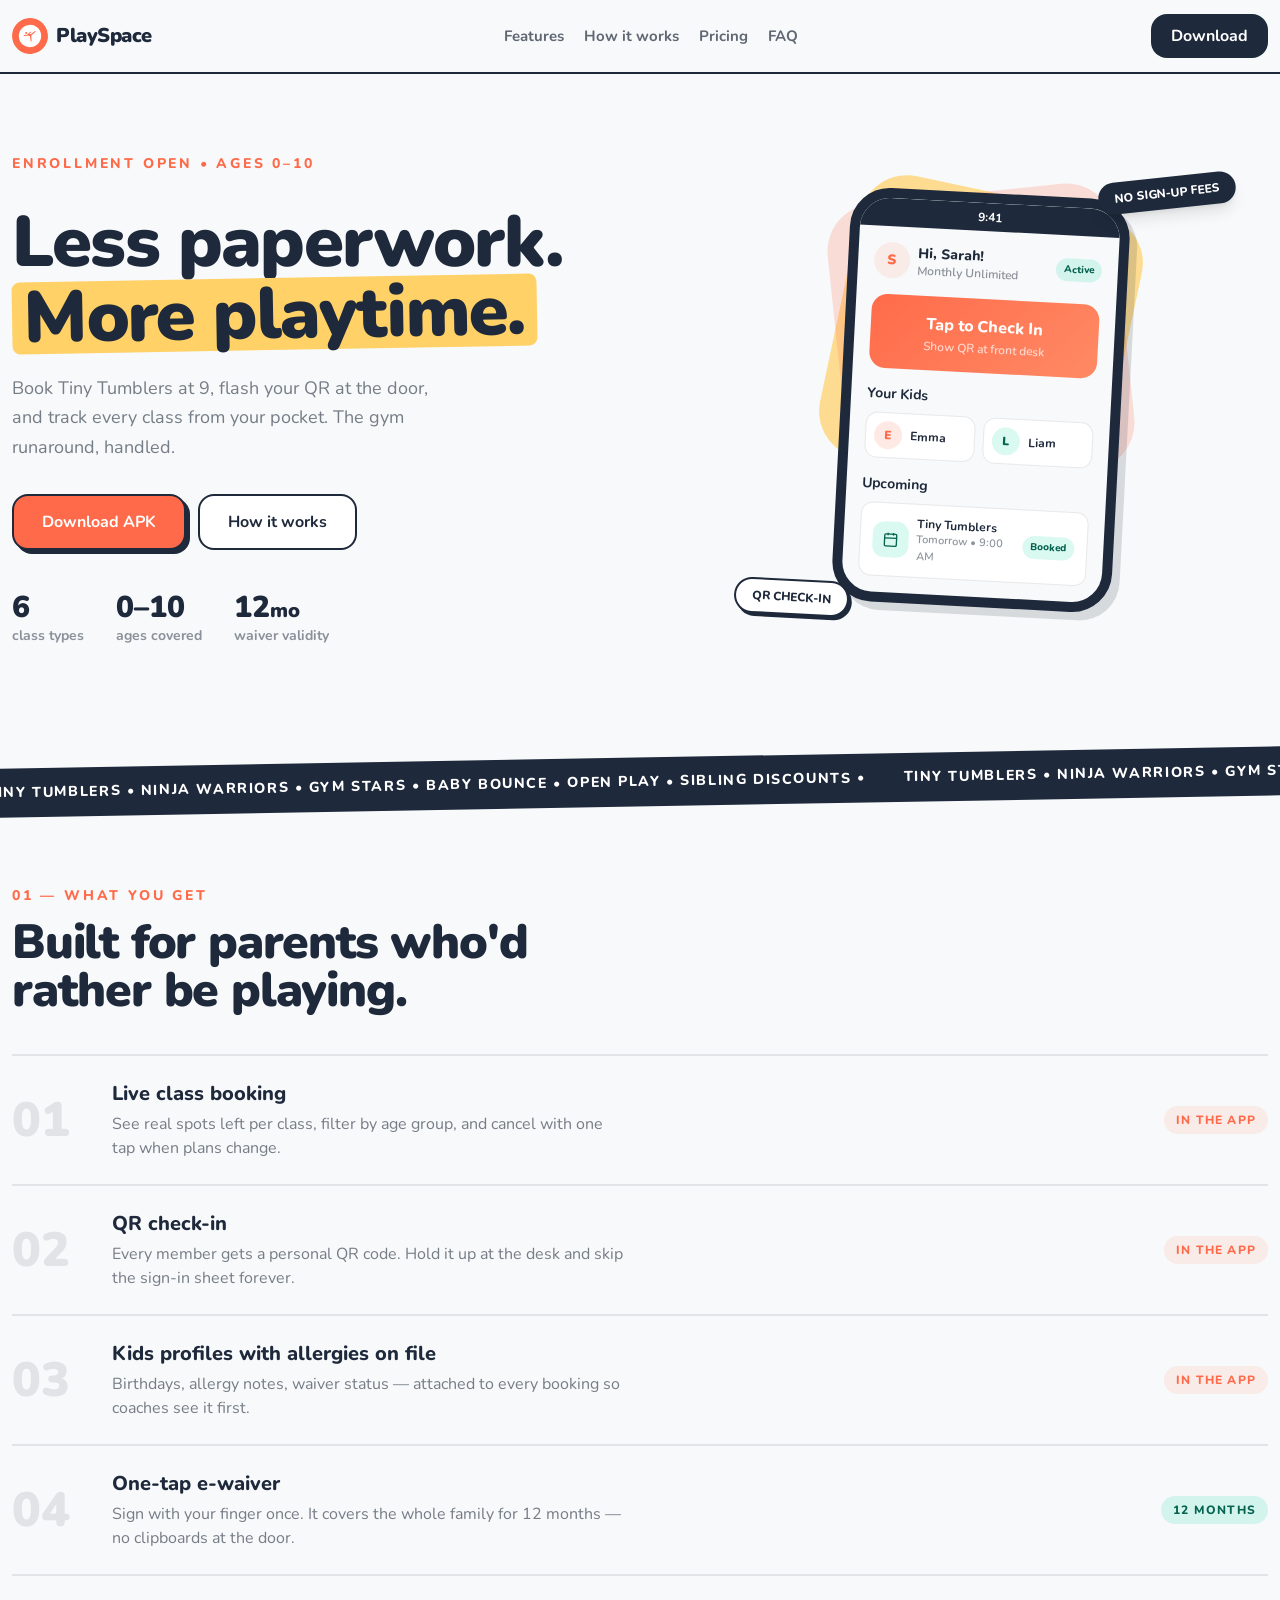
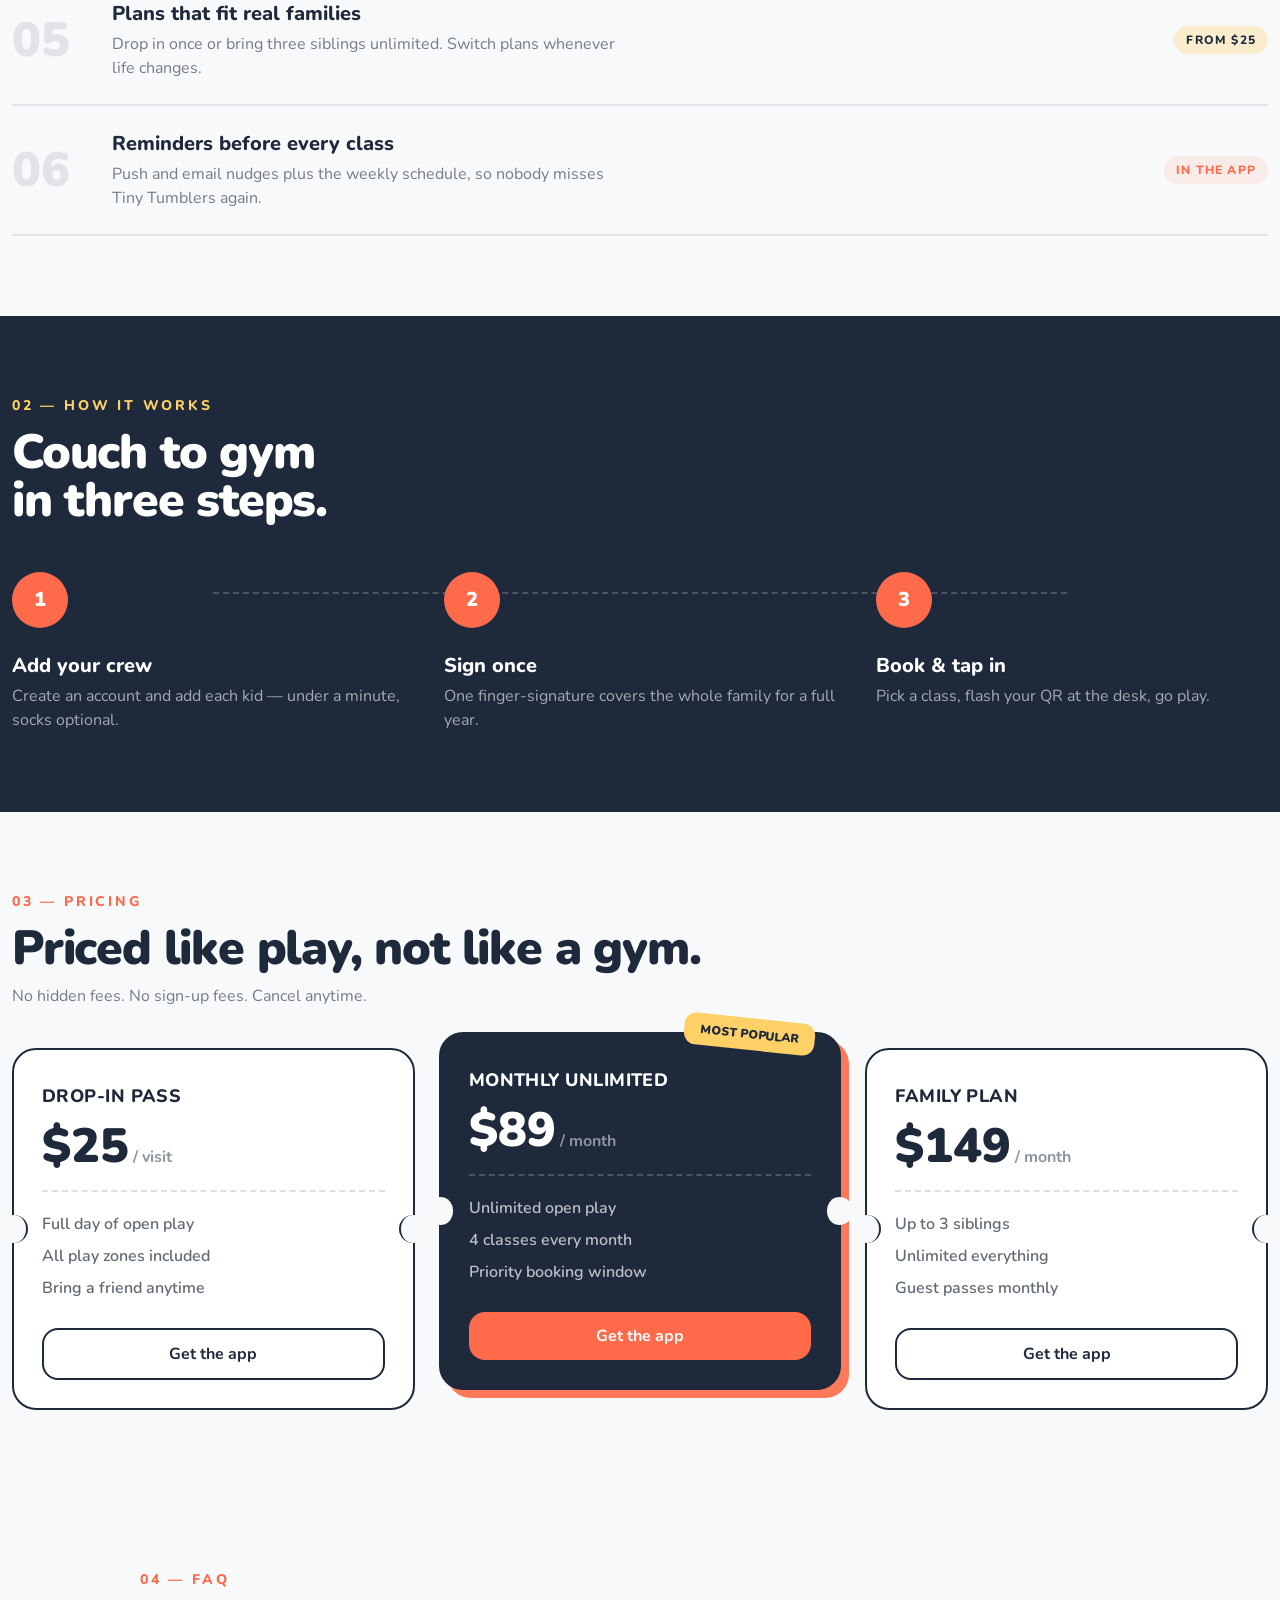
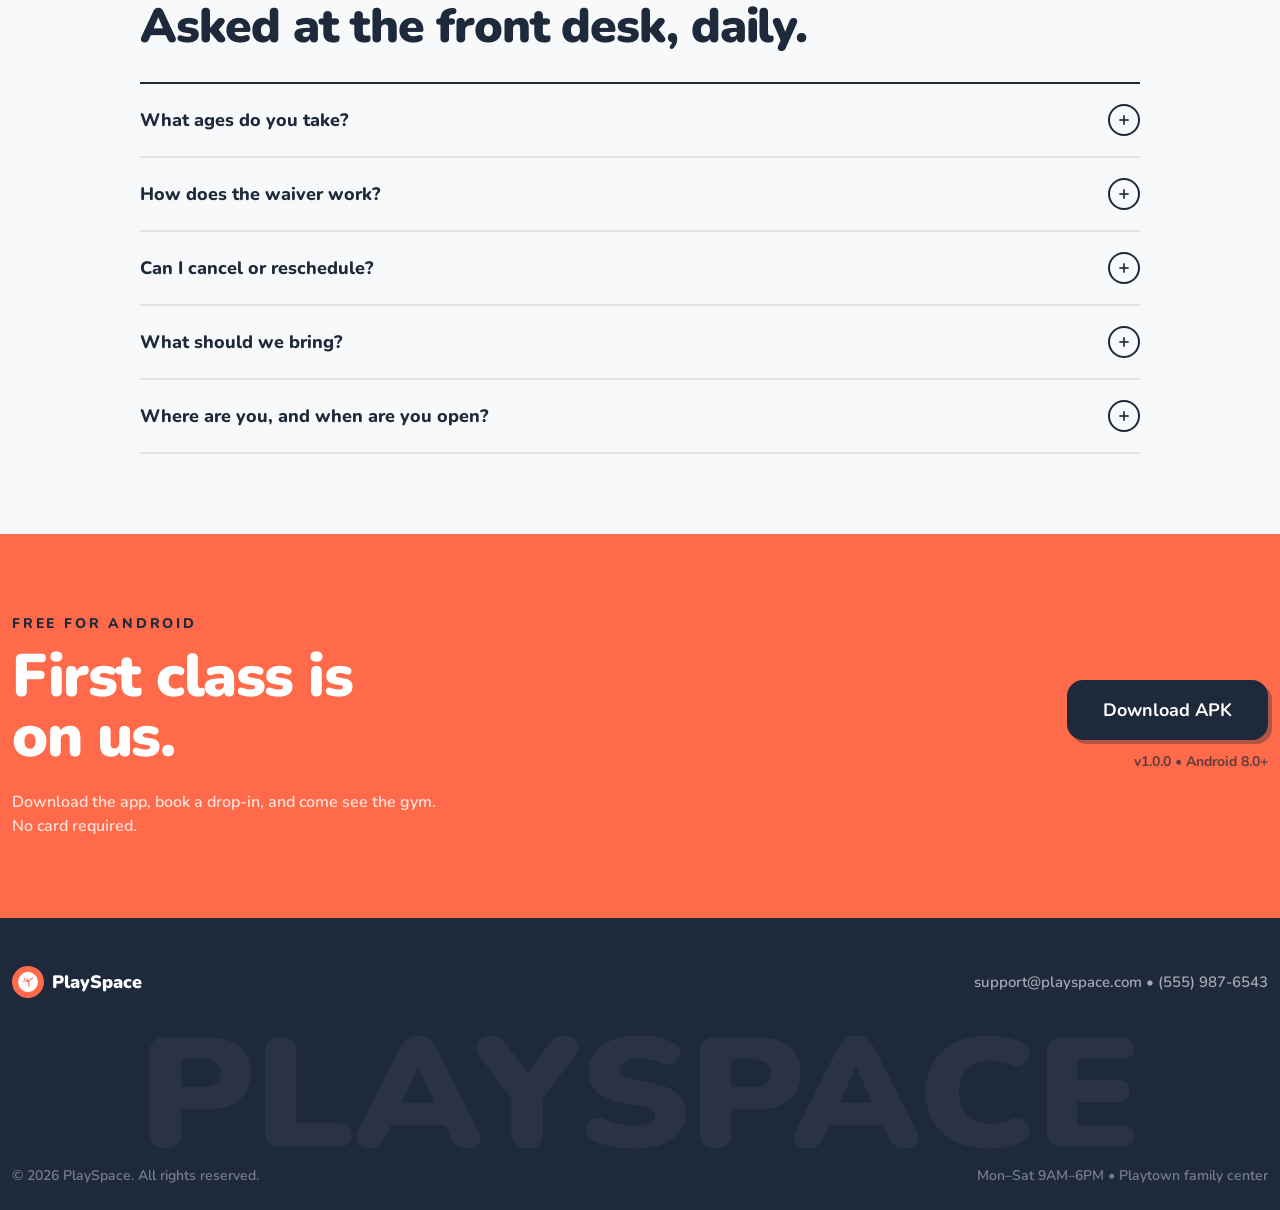
<file: index.html>
<!DOCTYPE html>
<html lang="en" class="scroll-smooth">
<head>
  <meta charset="UTF-8" />
  <meta name="viewport" content="width=device-width, initial-scale=1.0" />
  <title>PlaySpace — Kids Gym & Play</title>
  <meta name="description" content="Book classes, sign waivers, and tap to check in — everything your family needs for the gym in one app." />
  <link rel="icon" type="image/svg+xml" href="assets/favicon.svg" />
  <link rel="preconnect" href="https://fonts.googleapis.com" />
  <link rel="preconnect" href="https://fonts.gstatic.com" crossorigin />
  <link href="https://fonts.googleapis.com/css2?family=Nunito:wght@400;600;700;800;900&display=swap" rel="stylesheet" />
  <link rel="stylesheet" href="assets/tailwind.css" />
</head>
<body class="font-nunito bg-cream text-navy antialiased">
  <!-- NAV -->
  <header class="bg-cream md:bg-cream/90 md:backdrop-blur sticky top-0 z-20 border-b-2 border-navy">
    <nav class="max-w-7xl mx-auto flex items-center justify-between px-3 py-3.5 min-h-[68px]">
      <a href="#top" class="flex items-center gap-2 font-black text-xl tracking-tight">
        <span class="w-9 h-9 rounded-full overflow-hidden -rotate-6 shrink-0" aria-hidden="true"><svg viewBox="0 -960 960 960" class="w-full h-full"><rect x="0" y="-960" width="960" height="960" fill="#FF6B4A"/><circle cx="480" cy="-480" r="298" fill="#FFFFFF"/><g transform="translate(480,-480) scale(0.38) translate(-480,480)" fill="#FF6B4A"><path d="m489-108-19-370-149-52H70q-12.75 0-21.37-8.68-8.63-8.67-8.63-21.5 0-12.82 8.63-21.32Q57.25-590 70-590h213l253-181q10-7 20.96-5.53 10.96 1.46 19 10.26Q584-756 583-743q-1 13-12 21l-123 88 97 34 320-188q8-5 17.92-2.87 9.92 2.13 18 11.35 8.08 8.52 6.55 19.86Q905.94-748.32 896-741L574-507l-22 399q-.8 11.79-10.4 19.89Q532-80 518.15-80q-11.66 0-20.04-8.11-8.38-8.1-9.11-19.89ZM240.08-647q-30.08 0-51.58-21.42t-21.5-51.5q0-30.08 21.42-51.58t51.5-21.5q30.08 0 51.58 21.42t21.5 51.5q0 30.08-21.42 51.58t-51.5 21.5Z"/></g></svg></span>
        PlaySpace
      </a>
      <div class="hidden md:flex items-center gap-5 font-bold text-navy/70 text-[15px]">
        <a href="#features" class="hover:text-coral transition">Features</a>
        <a href="#how" class="hover:text-coral transition">How it works</a>
        <a href="#pricing" class="hover:text-coral transition">Pricing</a>
        <a href="#faq" class="hover:text-coral transition">FAQ</a>
      </div>
      <div class="flex items-center gap-3">
        <a href="https://github.com/OwPor/Kids-Gym/releases/latest" class="hidden sm:inline-block bg-navy text-white font-bold px-5 py-2.5 rounded-2xl hover:bg-coral transition">Download</a>
        <button id="menuBtn" class="md:hidden w-10 h-10 flex items-center justify-center rounded-xl border-2 border-navy" aria-label="Menu">
          <svg id="menuIconOpen" class="w-5 h-5" fill="none" stroke="currentColor" stroke-width="2.5" viewBox="0 0 24 24"><line x1="4" y1="7" x2="20" y2="7"/><line x1="4" y1="12" x2="20" y2="12"/><line x1="4" y1="17" x2="20" y2="17"/></svg>
          <svg id="menuIconClose" class="w-5 h-5 hidden" fill="none" stroke="currentColor" stroke-width="2.5" viewBox="0 0 24 24"><line x1="6" y1="6" x2="18" y2="18"/><line x1="18" y1="6" x2="6" y2="18"/></svg>
        </button>
      </div>
    </nav>
    <div id="mobileMenu" class="hidden md:hidden border-t-2 border-navy bg-cream px-3 py-4 font-bold">
      <div class="flex flex-col gap-4">
        <a href="#features">Features</a>
        <a href="#how">How it works</a>
        <a href="#pricing">Pricing</a>
        <a href="#faq">FAQ</a>
        <a href="https://github.com/OwPor/Kids-Gym/releases/latest" class="bg-navy text-white text-center font-bold px-5 py-3 rounded-2xl">Download</a>
      </div>
    </div>
  </header>

  <main id="top" class="overflow-x-clip">
    <!-- HERO -->
    <section class="max-w-7xl mx-auto px-3 grid md:grid-cols-[1.05fr_.95fr] gap-12 items-center pt-8 pb-20 md:pt-20 md:pb-28">
      <div class="reveal">
        <p class="font-extrabold text-coral tracking-[0.2em] text-sm mb-8">ENROLLMENT OPEN &bull; AGES 0–10</p>
        <h1 class="font-black leading-[1.02] tracking-tight text-5xl md:text-7xl">Less paperwork.<br /><span class="inline-block bg-golden px-3 -rotate-1 rounded-lg">More playtime.</span></h1>
        <p class="text-navy/60 text-lg leading-relaxed mt-6 max-w-md">Book Tiny Tumblers at 9, flash your QR at the door, and track every class from your pocket. The gym runaround, handled.</p>
        <div class="flex flex-wrap gap-3 mt-8">
          <a href="https://github.com/OwPor/Kids-Gym/releases/latest" class="bg-coral text-white font-bold px-7 py-3.5 rounded-2xl border-2 border-navy shadow-[4px_4px_0_#1E293B] hover:translate-x-[2px] hover:translate-y-[2px] hover:shadow-[2px_2px_0_#1E293B] transition-all">Download APK</a>
          <a href="#how" class="bg-white font-bold px-7 py-3.5 rounded-2xl border-2 border-navy hover:bg-coralLight transition">How it works</a>
        </div>
        <dl class="flex gap-8 mt-10">
          <div>
            <dt class="sr-only">Class types</dt>
            <dd class="font-black text-3xl">6</dd>
            <dd class="text-navy/50 text-sm font-bold">class types</dd>
          </div>
          <div>
            <dt class="sr-only">Ages covered</dt>
            <dd class="font-black text-3xl">0–10</dd>
            <dd class="text-navy/50 text-sm font-bold">ages covered</dd>
          </div>
          <div>
            <dt class="sr-only">Waiver validity</dt>
            <dd class="font-black text-3xl">12<span class="text-xl">mo</span></dd>
            <dd class="text-navy/50 text-sm font-bold">waiver validity</dd>
          </div>
        </dl>
      </div>
      <!-- Phone mockup -->
      <div class="reveal relative flex justify-center py-6">
        <div class="absolute w-72 h-72 bg-golden rounded-[3rem] rotate-12 opacity-70"></div>
        <div class="absolute w-72 h-72 bg-coral/20 rounded-[3rem] -rotate-6"></div>
        <div class="relative w-[280px] rounded-[2.5rem] border-[10px] border-navy bg-cream overflow-hidden rotate-3 shadow-[8px_8px_0_rgba(30,41,59,0.15)]">
          <div class="bg-navy text-white text-center text-xs py-1.5 font-bold">9:41</div>
          <div class="p-4">
            <div class="flex items-center gap-2 mb-4">
              <div class="w-9 h-9 rounded-full bg-coral/10 text-coral flex items-center justify-center font-black text-sm">S</div>
              <div class="flex-1">
                <p class="font-extrabold text-sm leading-tight">Hi, Sarah!</p>
                <p class="text-navy/50 text-xs font-semibold">Monthly Unlimited</p>
              </div>
              <span class="bg-mint/15 text-[#056350] text-[10px] font-extrabold px-2 py-1 rounded-full">Active</span>
            </div>
            <div class="rounded-2xl p-4 text-center text-white mb-4" style="background: linear-gradient(135deg, #FF6B4A, #FF8A65);">
              <p class="font-extrabold">Tap to Check In</p>
              <p class="text-white/70 text-xs mt-0.5 font-semibold">Show QR at front desk</p>
            </div>
            <p class="font-bold text-sm mb-2">Your Kids</p>
            <div class="flex gap-2 mb-4">
              <div class="flex-1 bg-white rounded-xl p-2 flex items-center gap-2 border border-navy/10">
                <div class="w-7 h-7 rounded-full bg-coral/15 text-coral flex items-center justify-center text-xs font-black">E</div>
                <p class="text-xs font-bold">Emma</p>
              </div>
              <div class="flex-1 bg-white rounded-xl p-2 flex items-center gap-2 border border-navy/10">
                <div class="w-7 h-7 rounded-full bg-mint/15 text-[#056350] flex items-center justify-center text-xs font-black">L</div>
                <p class="text-xs font-bold">Liam</p>
              </div>
            </div>
            <p class="font-bold text-sm mb-2">Upcoming</p>
            <div class="bg-white rounded-xl p-3 flex items-center gap-2 border border-navy/10">
              <div class="w-9 h-9 rounded-xl bg-mint/15 text-[#056350] flex items-center justify-center">
                <svg class="w-4 h-4" fill="none" stroke="currentColor" stroke-width="2" viewBox="0 0 24 24"><rect x="3" y="4" width="18" height="18" rx="2"/><line x1="16" y1="2" x2="16" y2="6"/><line x1="8" y1="2" x2="8" y2="6"/><line x1="3" y1="10" x2="21" y2="10"/></svg>
              </div>
              <div class="flex-1">
                <p class="text-xs font-bold leading-tight">Tiny Tumblers</p>
                <p class="text-navy/50 text-[11px] font-semibold">Tomorrow • 9:00 AM</p>
              </div>
              <span class="bg-mint/15 text-[#056350] text-[10px] font-extrabold px-2 py-1 rounded-full">Booked</span>
            </div>
          </div>
        </div>
        <span class="absolute top-2 right-2 md:right-8 -rotate-6 bg-navy text-white text-xs font-extrabold px-4 py-2 rounded-full shadow-lg">NO SIGN-UP FEES</span>
        <span class="absolute bottom-4 left-2 md:left-10 rotate-3 bg-white text-xs font-extrabold px-4 py-2 rounded-full border-2 border-navy shadow-[3px_3px_0_#1E293B]">QR CHECK-IN</span>
      </div>
    </section>

    <!-- TICKER -->
    <div class="bg-navy text-white py-3.5 overflow-hidden -rotate-1 scale-[1.02]" aria-hidden="true">
      <div class="flex whitespace-nowrap animate-marquee font-extrabold tracking-widest text-sm w-max">
        <span class="pr-8">TINY TUMBLERS • NINJA WARRIORS • GYM STARS • BABY BOUNCE • OPEN PLAY • SIBLING DISCOUNTS •&nbsp;</span>
        <span class="pr-8">TINY TUMBLERS • NINJA WARRIORS • GYM STARS • BABY BOUNCE • OPEN PLAY • SIBLING DISCOUNTS •&nbsp;</span>
      </div>
    </div>

    <!-- FEATURES -->
    <section id="features" class="max-w-7xl mx-auto px-3 py-20 scroll-mt-24">
      <div class="reveal">
        <p class="font-extrabold text-coral tracking-[0.2em] text-sm mb-3">01 — WHAT YOU GET</p>
        <h2 class="font-black tracking-tight text-4xl md:text-5xl leading-tight max-w-xl">Built for parents who'd rather be playing.</h2>
      </div>
      <div class="mt-10 divide-y-2 divide-navy/10 border-y-2 border-navy/10">
        <div class="reveal grid grid-cols-[auto_1fr] md:grid-cols-[80px_1fr_auto] gap-5 items-center py-6">
          <span class="font-black text-4xl md:text-5xl text-navy/10">01</span>
          <div>
            <h3 class="font-extrabold text-xl">Live class booking</h3>
            <p class="text-navy/60 mt-1 max-w-lg">See real spots left per class, filter by age group, and cancel with one tap when plans change.</p>
          </div>
          <span class="hidden md:inline-block text-xs font-extrabold tracking-widest bg-coral/10 text-coral px-3 py-1.5 rounded-full">IN THE APP</span>
        </div>
        <div class="reveal grid grid-cols-[auto_1fr] md:grid-cols-[80px_1fr_auto] gap-5 items-center py-6">
          <span class="font-black text-4xl md:text-5xl text-navy/10">02</span>
          <div>
            <h3 class="font-extrabold text-xl">QR check-in</h3>
            <p class="text-navy/60 mt-1 max-w-lg">Every member gets a personal QR code. Hold it up at the desk and skip the sign-in sheet forever.</p>
          </div>
          <span class="hidden md:inline-block text-xs font-extrabold tracking-widest bg-coral/10 text-coral px-3 py-1.5 rounded-full">IN THE APP</span>
        </div>
        <div class="reveal grid grid-cols-[auto_1fr] md:grid-cols-[80px_1fr_auto] gap-5 items-center py-6">
          <span class="font-black text-4xl md:text-5xl text-navy/10">03</span>
          <div>
            <h3 class="font-extrabold text-xl">Kids profiles with allergies on file</h3>
            <p class="text-navy/60 mt-1 max-w-lg">Birthdays, allergy notes, waiver status — attached to every booking so coaches see it first.</p>
          </div>
          <span class="hidden md:inline-block text-xs font-extrabold tracking-widest bg-coral/10 text-coral px-3 py-1.5 rounded-full">IN THE APP</span>
        </div>
        <div class="reveal grid grid-cols-[auto_1fr] md:grid-cols-[80px_1fr_auto] gap-5 items-center py-6">
          <span class="font-black text-4xl md:text-5xl text-navy/10">04</span>
          <div>
            <h3 class="font-extrabold text-xl">One-tap e-waiver</h3>
            <p class="text-navy/60 mt-1 max-w-lg">Sign with your finger once. It covers the whole family for 12 months — no clipboards at the door.</p>
          </div>
          <span class="hidden md:inline-block text-xs font-extrabold tracking-widest bg-mint/15 text-[#056350] px-3 py-1.5 rounded-full">12 MONTHS</span>
        </div>
        <div class="reveal grid grid-cols-[auto_1fr] md:grid-cols-[80px_1fr_auto] gap-5 items-center py-6">
          <span class="font-black text-4xl md:text-5xl text-navy/10">05</span>
          <div>
            <h3 class="font-extrabold text-xl">Plans that fit real families</h3>
            <p class="text-navy/60 mt-1 max-w-lg">Drop in once or bring three siblings unlimited. Switch plans whenever life changes.</p>
          </div>
          <span class="hidden md:inline-block text-xs font-extrabold tracking-widest bg-golden/30 text-navy px-3 py-1.5 rounded-full">FROM $25</span>
        </div>
        <div class="reveal grid grid-cols-[auto_1fr] md:grid-cols-[80px_1fr_auto] gap-5 items-center py-6">
          <span class="font-black text-4xl md:text-5xl text-navy/10">06</span>
          <div>
            <h3 class="font-extrabold text-xl">Reminders before every class</h3>
            <p class="text-navy/60 mt-1 max-w-lg">Push and email nudges plus the weekly schedule, so nobody misses Tiny Tumblers again.</p>
          </div>
          <span class="hidden md:inline-block text-xs font-extrabold tracking-widest bg-coral/10 text-coral px-3 py-1.5 rounded-full">IN THE APP</span>
        </div>
      </div>
    </section>

    <!-- HOW IT WORKS -->
    <section id="how" class="bg-navy text-white py-20 scroll-mt-24">
      <div class="max-w-7xl mx-auto px-3">
        <div class="reveal">
          <p class="font-extrabold text-golden tracking-[0.2em] text-sm mb-3">02 — HOW IT WORKS</p>
          <h2 class="font-black tracking-tight text-4xl md:text-5xl leading-tight">Couch to gym<br />in three steps.</h2>
        </div>
        <div class="relative grid md:grid-cols-3 gap-10 mt-12">
          <div class="hidden md:block absolute top-5 left-[16%] right-[16%] border-t-2 border-dashed border-white/20" aria-hidden="true"></div>
          <div class="reveal relative">
            <span class="relative z-10 flex w-14 h-14 rounded-full bg-coral text-white font-black text-xl items-center justify-center mb-6">1</span>
            <h3 class="font-extrabold text-xl mb-1">Add your crew</h3>
            <p class="text-white/60">Create an account and add each kid — under a minute, socks optional.</p>
          </div>
          <div class="reveal relative">
            <span class="relative z-10 flex w-14 h-14 rounded-full bg-coral text-white font-black text-xl items-center justify-center mb-6">2</span>
            <h3 class="font-extrabold text-xl mb-1">Sign once</h3>
            <p class="text-white/60">One finger-signature covers the whole family for a full year.</p>
          </div>
          <div class="reveal relative">
            <span class="relative z-10 flex w-14 h-14 rounded-full bg-coral text-white font-black text-xl items-center justify-center mb-6">3</span>
            <h3 class="font-extrabold text-xl mb-1">Book &amp; tap in</h3>
            <p class="text-white/60">Pick a class, flash your QR at the desk, go play.</p>
          </div>
        </div>
      </div>
    </section>

    <!-- PRICING -->
    <section id="pricing" class="max-w-7xl mx-auto px-3 py-20 scroll-mt-24">
      <div class="reveal">
        <p class="font-extrabold text-coral tracking-[0.2em] text-sm mb-3">03 — PRICING</p>
        <h2 class="font-black tracking-tight text-4xl md:text-5xl leading-tight">Priced like play, not like a gym.</h2>
        <p class="text-navy/60 mt-3">No hidden fees. No sign-up fees. Cancel anytime.</p>
      </div>
      <div class="grid md:grid-cols-3 gap-6 mt-10 items-start">
        <!-- Ticket: drop-in -->
        <div class="reveal relative bg-white rounded-3xl border-2 border-navy p-7 pt-8">
          <span class="absolute top-1/2 -left-3.5 w-7 h-7 bg-cream rounded-full border-r-2 border-navy -translate-y-1/2" aria-hidden="true"></span>
          <span class="absolute top-1/2 -right-3.5 w-7 h-7 bg-cream rounded-full border-l-2 border-navy -translate-y-1/2" aria-hidden="true"></span>
          <h3 class="font-extrabold text-lg tracking-wide">DROP-IN PASS</h3>
          <p class="mt-3"><span class="font-black text-5xl">$25</span> <span class="text-navy/50 font-bold">/ visit</span></p>
          <div class="border-t-2 border-dashed border-navy/15 my-5"></div>
          <ul class="font-semibold text-navy/70 flex flex-col gap-2 mb-7">
            <li>Full day of open play</li>
            <li>All play zones included</li>
            <li>Bring a friend anytime</li>
          </ul>
          <a href="https://github.com/OwPor/Kids-Gym/releases/latest" class="block text-center font-bold px-6 py-3 rounded-2xl border-2 border-navy hover:bg-coralLight transition">Get the app</a>
        </div>
        <!-- Ticket: monthly -->
        <div class="reveal relative bg-navy text-white rounded-3xl border-2 border-navy p-7 pt-8 md:-mt-4 shadow-[8px_8px_0_rgba(255,107,74,0.9)]">
          <span class="absolute -top-4 right-6 rotate-6 bg-golden text-navy text-xs font-black px-4 py-2 rounded-xl">MOST POPULAR</span>
          <span class="absolute top-1/2 -left-3.5 w-7 h-7 bg-cream rounded-full border-r-2 border-navy -translate-y-1/2" aria-hidden="true"></span>
          <span class="absolute top-1/2 -right-3.5 w-7 h-7 bg-cream rounded-full border-l-2 border-navy -translate-y-1/2" aria-hidden="true"></span>
          <h3 class="font-extrabold text-lg tracking-wide">MONTHLY UNLIMITED</h3>
          <p class="mt-3"><span class="font-black text-5xl">$89</span> <span class="text-white/50 font-bold">/ month</span></p>
          <div class="border-t-2 border-dashed border-white/20 my-5"></div>
          <ul class="font-semibold text-white/70 flex flex-col gap-2 mb-7">
            <li>Unlimited open play</li>
            <li>4 classes every month</li>
            <li>Priority booking window</li>
          </ul>
          <a href="https://github.com/OwPor/Kids-Gym/releases/latest" class="block text-center bg-coral text-white font-bold px-6 py-3 rounded-2xl hover:opacity-90 transition">Get the app</a>
        </div>
        <!-- Ticket: family -->
        <div class="reveal relative bg-white rounded-3xl border-2 border-navy p-7 pt-8">
          <span class="absolute top-1/2 -left-3.5 w-7 h-7 bg-cream rounded-full border-r-2 border-navy -translate-y-1/2" aria-hidden="true"></span>
          <span class="absolute top-1/2 -right-3.5 w-7 h-7 bg-cream rounded-full border-l-2 border-navy -translate-y-1/2" aria-hidden="true"></span>
          <h3 class="font-extrabold text-lg tracking-wide">FAMILY PLAN</h3>
          <p class="mt-3"><span class="font-black text-5xl">$149</span> <span class="text-navy/50 font-bold">/ month</span></p>
          <div class="border-t-2 border-dashed border-navy/15 my-5"></div>
          <ul class="font-semibold text-navy/70 flex flex-col gap-2 mb-7">
            <li>Up to 3 siblings</li>
            <li>Unlimited everything</li>
            <li>Guest passes monthly</li>
          </ul>
          <a href="https://github.com/OwPor/Kids-Gym/releases/latest" class="block text-center font-bold px-6 py-3 rounded-2xl border-2 border-navy hover:bg-coralLight transition">Get the app</a>
        </div>
      </div>
    </section>

    <!-- FAQ -->
    <section id="faq" class="max-w-5xl mx-auto px-3 py-20 scroll-mt-24">
      <div class="reveal">
        <p class="font-extrabold text-coral tracking-[0.2em] text-sm mb-3">04 — FAQ</p>
        <h2 class="font-black tracking-tight text-4xl md:text-5xl leading-tight mb-8">Asked at the front desk, daily.</h2>
      </div>
      <div id="faqList" class="border-t-2 border-navy">
        <div class="reveal border-b-2 border-navy/10">
          <button class="faq-btn w-full flex items-center justify-between gap-4 text-left font-extrabold text-lg py-5">
            What ages do you take?
            <span class="faq-icon shrink-0 w-8 h-8 rounded-full border-2 border-navy flex items-center justify-center transition-transform">
              <svg class="w-4 h-4" fill="none" stroke="currentColor" stroke-width="2.5" viewBox="0 0 24 24"><line x1="12" y1="5" x2="12" y2="19"/><line x1="5" y1="12" x2="19" y2="12"/></svg>
            </span>
          </button>
          <p class="faq-answer hidden pb-6 pr-10 text-navy/60 leading-relaxed">Baby Bounce starts at 0–2, Tiny Tumblers covers 2–4, Gym Stars takes 5–8, and Ninja Warriors runs 6–10 — plus all-ages open play every day.</p>
        </div>
        <div class="reveal border-b-2 border-navy/10">
          <button class="faq-btn w-full flex items-center justify-between gap-4 text-left font-extrabold text-lg py-5">
            How does the waiver work?
            <span class="faq-icon shrink-0 w-8 h-8 rounded-full border-2 border-navy flex items-center justify-center transition-transform">
              <svg class="w-4 h-4" fill="none" stroke="currentColor" stroke-width="2.5" viewBox="0 0 24 24"><line x1="12" y1="5" x2="12" y2="19"/><line x1="5" y1="12" x2="19" y2="12"/></svg>
            </span>
          </button>
          <p class="faq-answer hidden pb-6 pr-10 text-navy/60 leading-relaxed">Sign once in the app with your finger. It covers the whole family for 12 months, and the app reminds you before it expires.</p>
        </div>
        <div class="reveal border-b-2 border-navy/10">
          <button class="faq-btn w-full flex items-center justify-between gap-4 text-left font-extrabold text-lg py-5">
            Can I cancel or reschedule?
            <span class="faq-icon shrink-0 w-8 h-8 rounded-full border-2 border-navy flex items-center justify-center transition-transform">
              <svg class="w-4 h-4" fill="none" stroke="currentColor" stroke-width="2.5" viewBox="0 0 24 24"><line x1="12" y1="5" x2="12" y2="19"/><line x1="5" y1="12" x2="19" y2="12"/></svg>
            </span>
          </button>
          <p class="faq-answer hidden pb-6 pr-10 text-navy/60 leading-relaxed">Anytime. Tap a booked class to cancel it instantly, then grab another slot that fits your week.</p>
        </div>
        <div class="reveal border-b-2 border-navy/10">
          <button class="faq-btn w-full flex items-center justify-between gap-4 text-left font-extrabold text-lg py-5">
            What should we bring?
            <span class="faq-icon shrink-0 w-8 h-8 rounded-full border-2 border-navy flex items-center justify-center transition-transform">
              <svg class="w-4 h-4" fill="none" stroke="currentColor" stroke-width="2.5" viewBox="0 0 24 24"><line x1="12" y1="5" x2="12" y2="19"/><line x1="5" y1="12" x2="19" y2="12"/></svg>
            </span>
          </button>
          <p class="faq-answer hidden pb-6 pr-10 text-navy/60 leading-relaxed">Socks and energy. Water stations, cubbies, and viewing seats are all on us.</p>
        </div>
        <div class="reveal border-b-2 border-navy/10">
          <button class="faq-btn w-full flex items-center justify-between gap-4 text-left font-extrabold text-lg py-5">
            Where are you, and when are you open?
            <span class="faq-icon shrink-0 w-8 h-8 rounded-full border-2 border-navy flex items-center justify-center transition-transform">
              <svg class="w-4 h-4" fill="none" stroke="currentColor" stroke-width="2.5" viewBox="0 0 24 24"><line x1="12" y1="5" x2="12" y2="19"/><line x1="5" y1="12" x2="19" y2="12"/></svg>
            </span>
          </button>
          <p class="faq-answer hidden pb-6 pr-10 text-navy/60 leading-relaxed">The Playtown family center, Mon–Sat 9AM–6PM. Anything else: support@playspace.com or (555) 987-6543.</p>
        </div>
      </div>
    </section>

    <!-- DOWNLOAD BAND -->
    <section id="download" class="bg-coral scroll-mt-24">
      <div class="max-w-7xl mx-auto px-3 py-16 md:py-20 grid md:grid-cols-[1fr_auto] gap-8 items-center">
        <div class="reveal">
          <p class="font-extrabold text-navy tracking-[0.2em] text-sm mb-3">FREE FOR ANDROID</p>
          <h2 class="font-black tracking-tight text-white text-4xl md:text-6xl leading-[1.05]">First class is<br />on us.</h2>
          <p class="text-white/80 font-semibold mt-6 max-w-md">Download the app, book a drop-in, and come see the gym. No card required.</p>
        </div>
        <div class="reveal flex flex-col items-start md:items-end gap-3">
          <a href="https://github.com/OwPor/Kids-Gym/releases/latest" class="bg-navy text-white font-bold px-9 py-4 rounded-2xl text-lg shadow-[4px_4px_0_rgba(30,41,59,0.35)] hover:translate-x-[2px] hover:translate-y-[2px] hover:shadow-[2px_2px_0_rgba(30,41,59,0.35)] transition-all">Download APK</a>
          <p class="text-navy/70 text-sm font-bold">v1.0.0 &bull; Android 8.0+</p>
        </div>
      </div>
    </section>
  </main>

  <footer class="bg-navy text-white overflow-hidden">
    <div class="max-w-7xl mx-auto px-3 pt-12 pb-6">
      <div class="flex items-center justify-between gap-4">
        <p class="flex items-center gap-2 font-black text-lg">
          <span class="w-8 h-8 rounded-full overflow-hidden -rotate-6 shrink-0" aria-hidden="true"><svg viewBox="0 -960 960 960" class="w-full h-full"><rect x="0" y="-960" width="960" height="960" fill="#FF6B4A"/><circle cx="480" cy="-480" r="298" fill="#FFFFFF"/><g transform="translate(480,-480) scale(0.38) translate(-480,480)" fill="#FF6B4A"><path d="m489-108-19-370-149-52H70q-12.75 0-21.37-8.68-8.63-8.67-8.63-21.5 0-12.82 8.63-21.32Q57.25-590 70-590h213l253-181q10-7 20.96-5.53 10.96 1.46 19 10.26Q584-756 583-743q-1 13-12 21l-123 88 97 34 320-188q8-5 17.92-2.87 9.92 2.13 18 11.35 8.08 8.52 6.55 19.86Q905.94-748.32 896-741L574-507l-22 399q-.8 11.79-10.4 19.89Q532-80 518.15-80q-11.66 0-20.04-8.11-8.38-8.1-9.11-19.89ZM240.08-647q-30.08 0-51.58-21.42t-21.5-51.5q0-30.08 21.42-51.58t51.5-21.5q30.08 0 51.58 21.42t21.5 51.5q0 30.08-21.42 51.58t-51.5 21.5Z"/></g></svg></span>
          PlaySpace
        </p>
        <p class="font-semibold text-white/60 text-sm md:text-[15px] text-right">support@playspace.com &bull; (555) 987-6543</p>
      </div>
      <svg viewBox="0 0 920 130" class="w-full max-w-5xl mx-auto h-auto block select-none -mb-4 md:-mb-5 mt-6" aria-hidden="true"><text x="460" y="112" text-anchor="middle" textLength="900" lengthAdjust="spacingAndGlyphs" font-family="Nunito, sans-serif" font-weight="900" font-size="140" fill="rgba(255,255,255,0.05)">PLAYSPACE</text></svg>
      <div class="pt-5 flex flex-col sm:flex-row justify-between gap-2 text-sm font-semibold text-white/40">
        <p>&copy; <span id="year">2026</span> PlaySpace. All rights reserved.</p>
        <p>Mon–Sat 9AM–6PM &bull; Playtown family center</p>
      </div>
    </div>
  </footer>

  <script>
    // Mobile menu
    var menuBtn = document.getElementById('menuBtn');
    var mobileMenu = document.getElementById('mobileMenu');
    var iconOpen = document.getElementById('menuIconOpen');
    var iconClose = document.getElementById('menuIconClose');
    menuBtn.addEventListener('click', function () {
      var open = mobileMenu.classList.toggle('hidden');
      iconOpen.classList.toggle('hidden', !open);
      iconClose.classList.toggle('hidden', open);
    });
    mobileMenu.querySelectorAll('a').forEach(function (a) {
      a.addEventListener('click', function () {
        mobileMenu.classList.add('hidden');
        iconOpen.classList.remove('hidden');
        iconClose.classList.add('hidden');
      });
    });
    // FAQ accordion (plus rotates into an x)
    document.querySelectorAll('.faq-btn').forEach(function (btn) {
      btn.addEventListener('click', function () {
        var answer = btn.parentElement.querySelector('.faq-answer');
        var icon = btn.querySelector('.faq-icon');
        var willOpen = answer.classList.contains('hidden');
        document.querySelectorAll('.faq-answer').forEach(function (el) { el.classList.add('hidden'); });
        document.querySelectorAll('.faq-icon').forEach(function (el) { el.classList.remove('rotate-45', 'bg-navy', 'text-white', 'border-navy'); });
        if (willOpen) {
          answer.classList.remove('hidden');
          icon.classList.add('rotate-45', 'bg-navy', 'text-white', 'border-navy');
        }
      });
    });
    // Scroll reveal
    var revealEls = document.querySelectorAll('.reveal');
    if ('IntersectionObserver' in window) {
      var io = new IntersectionObserver(function (entries) {
        entries.forEach(function (e) {
          if (e.isIntersecting) {
            e.target.classList.add('visible');
            io.unobserve(e.target);
          }
        });
      }, { threshold: 0.12 });
      revealEls.forEach(function (el) { io.observe(el); });
    } else {
      revealEls.forEach(function (el) { el.classList.add('visible'); });
    }
    // Year
    document.getElementById('year').textContent = new Date().getFullYear();
  </script>
</body>
</html>
</file>
